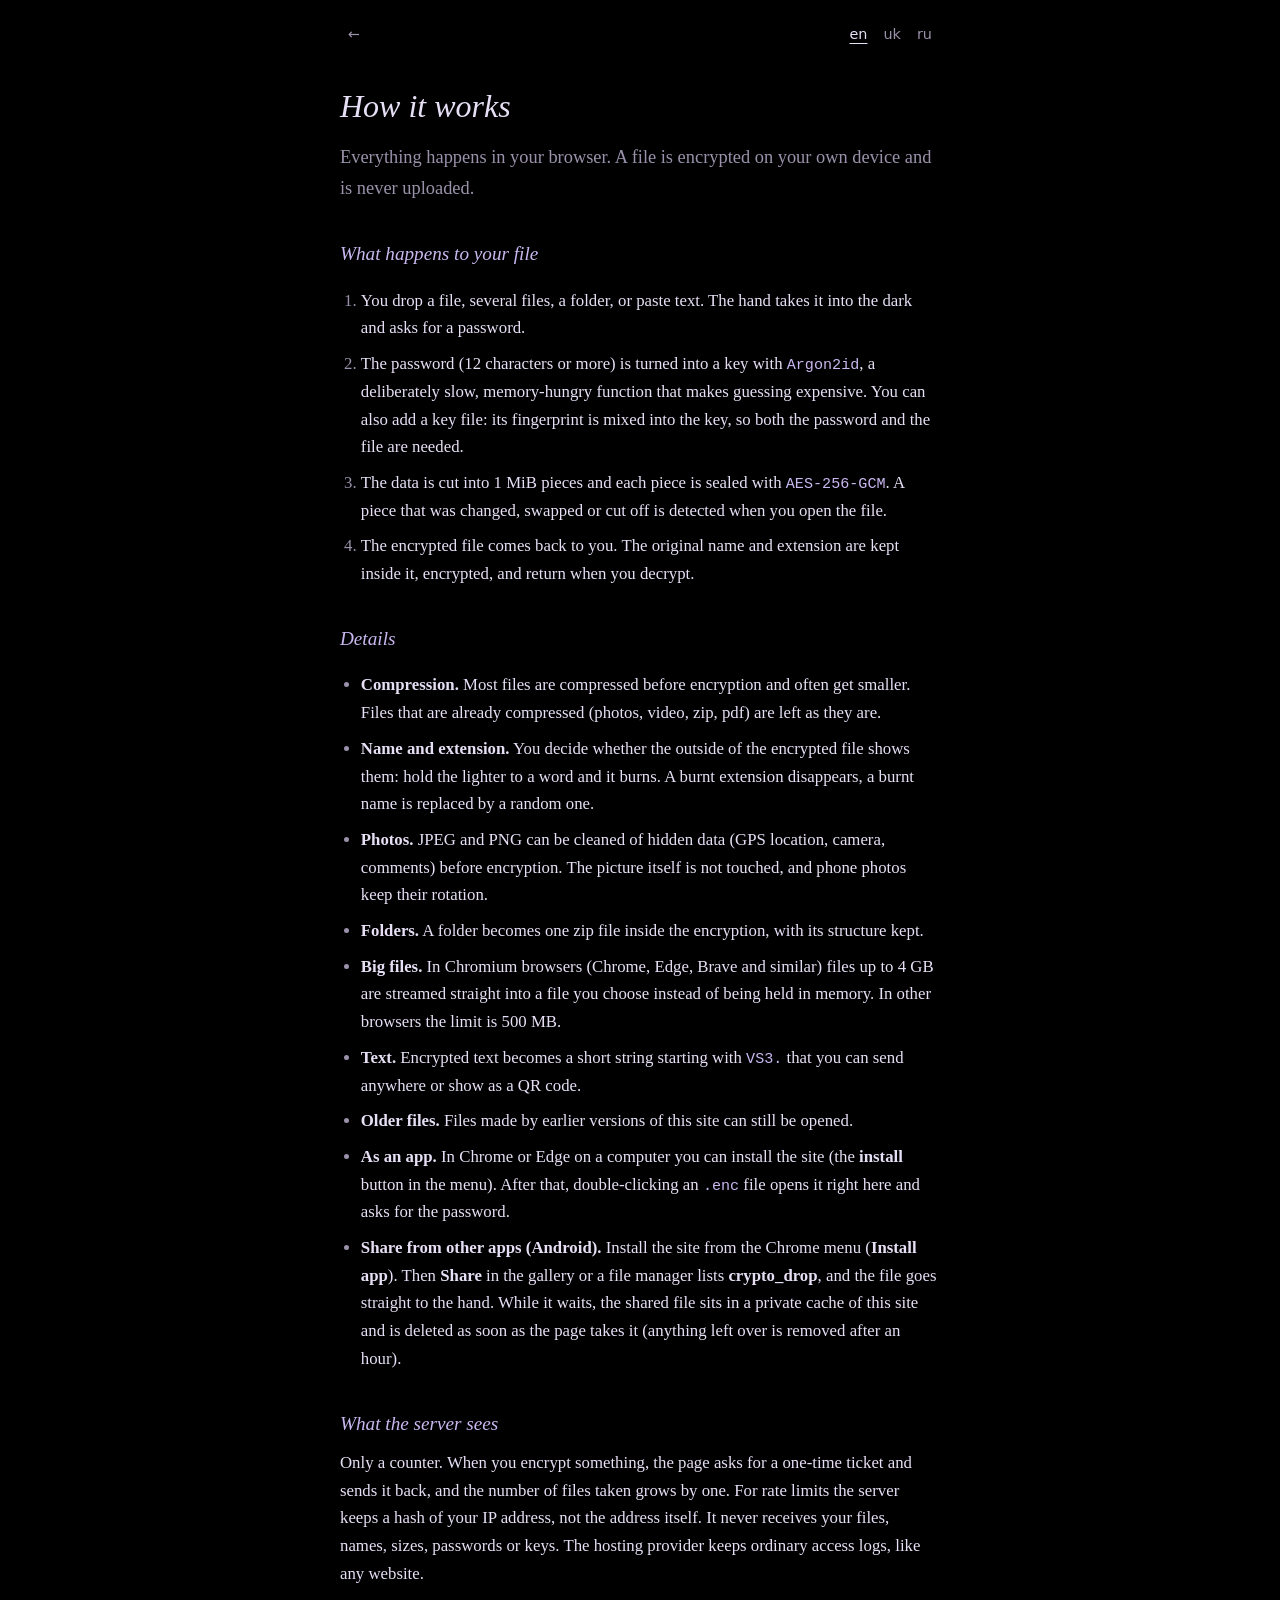
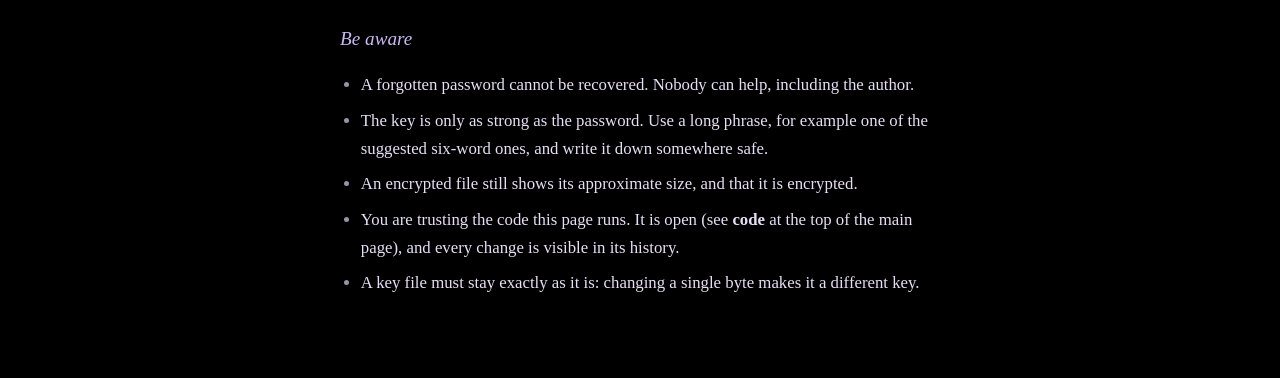
<file: how.html>
<!doctype html>
<html lang="en">
<head>
<meta charset="utf-8">
<meta name="viewport" content="width=device-width, initial-scale=1, viewport-fit=cover">
<meta name="color-scheme" content="dark">
<meta name="theme-color" content="#000000">
<title>How it works</title>
<link rel="icon" href="assets/icon-192.png">
<link rel="stylesheet" href="how.css">
<script src="how.js" defer></script>
</head>
<body>
<main>
<div class="bar">
  <a href="./">&larr;</a>
  <span><button type="button" data-l="en" aria-pressed="true">en</button><button type="button" data-l="uk" aria-pressed="false">uk</button><button type="button" data-l="ru" aria-pressed="false">ru</button></span>
</div>

<article data-lang="en">
<h1>How it works</h1>
<p class="lead">Everything happens in your browser. A file is encrypted on your own device and is never uploaded.</p>

<h2>What happens to your file</h2>
<ol>
<li>You drop a file, several files, a folder, or paste text. The hand takes it into the dark and asks for a password.</li>
<li>The password (12 characters or more) is turned into a key with <code>Argon2id</code>, a deliberately slow, memory-hungry function that makes guessing expensive. You can also add a key file: its fingerprint is mixed into the key, so both the password and the file are needed.</li>
<li>The data is cut into 1 MiB pieces and each piece is sealed with <code>AES-256-GCM</code>. A piece that was changed, swapped or cut off is detected when you open the file.</li>
<li>The encrypted file comes back to you. The original name and extension are kept inside it, encrypted, and return when you decrypt.</li>
</ol>

<h2>Details</h2>
<ul>
<li><b>Compression.</b> Most files are compressed before encryption and often get smaller. Files that are already compressed (photos, video, zip, pdf) are left as they are.</li>
<li><b>Name and extension.</b> You decide whether the outside of the encrypted file shows them: hold the lighter to a word and it burns. A burnt extension disappears, a burnt name is replaced by a random one.</li>
<li><b>Photos.</b> JPEG and PNG can be cleaned of hidden data (GPS location, camera, comments) before encryption. The picture itself is not touched, and phone photos keep their rotation.</li>
<li><b>Folders.</b> A folder becomes one zip file inside the encryption, with its structure kept.</li>
<li><b>Big files.</b> In Chromium browsers (Chrome, Edge, Brave and similar) files up to 4 GB are streamed straight into a file you choose instead of being held in memory. In other browsers the limit is 500 MB.</li>
<li><b>Text.</b> Encrypted text becomes a short string starting with <code>VS3.</code> that you can send anywhere or show as a QR code.</li>
<li><b>Older files.</b> Files made by earlier versions of this site can still be opened.</li>
<li><b>As an app.</b> In Chrome or Edge on a computer you can install the site (the <b>install</b> button in the menu). After that, double-clicking an <code>.enc</code> file opens it right here and asks for the password.</li>
<li><b>Share from other apps (Android).</b> Install the site from the Chrome menu (<b>Install app</b>). Then <b>Share</b> in the gallery or a file manager lists <b>crypto_drop</b>, and the file goes straight to the hand. While it waits, the shared file sits in a private cache of this site and is deleted as soon as the page takes it (anything left over is removed after an hour).</li>
</ul>

<h2>What the server sees</h2>
<p>Only a counter. When you encrypt something, the page asks for a one-time ticket and sends it back, and the number of files taken grows by one. For rate limits the server keeps a hash of your IP address, not the address itself. It never receives your files, names, sizes, passwords or keys. The hosting provider keeps ordinary access logs, like any website.</p>

<h2>Be aware</h2>
<ul>
<li>A forgotten password cannot be recovered. Nobody can help, including the author.</li>
<li>The key is only as strong as the password. Use a long phrase, for example one of the suggested six-word ones, and write it down somewhere safe.</li>
<li>An encrypted file still shows its approximate size, and that it is encrypted.</li>
<li>You are trusting the code this page runs. It is open (see <b>code</b> at the top of the main page), and every change is visible in its history.</li>
<li>A key file must stay exactly as it is: changing a single byte makes it a different key.</li>
</ul>
</article>

<article data-lang="uk" hidden>
<h1>Як це працює</h1>
<p class="lead">Усе відбувається у твоєму браузері. Файл шифрується на твоєму пристрої й нікуди не завантажується.</p>

<h2>Що відбувається з файлом</h2>
<ol>
<li>Ти кидаєш файл, кілька файлів, теку або вставляєш текст. Рука забирає це в темряву й питає пароль.</li>
<li>Пароль (від 12 символів) перетворюється на ключ через <code>Argon2id</code>: це навмисно повільна функція, що вимагає багато пам’яті, тому підбір пароля коштує дорого. Можна додати й файл-ключ: його відбиток підмішується до ключа, тож потрібні і пароль, і файл.</li>
<li>Дані ріжуться на шматки по 1 МіБ, і кожен шматок запечатується через <code>AES-256-GCM</code>. Змінений, переставлений чи обрізаний шматок виявляється, коли відкриваєш файл.</li>
<li>Ти отримуєш зашифрований файл. Початкове ім’я та розширення зберігаються всередині, у зашифрованому вигляді, і повертаються під час розшифрування.</li>
</ol>

<h2>Подробиці</h2>
<ul>
<li><b>Стиснення.</b> Більшість файлів стискаються перед шифруванням і часто стають меншими. Файли, які вже стиснуті (фото, відео, zip, pdf), лишаються як є.</li>
<li><b>Ім’я та розширення.</b> Ти вирішуєш, чи показувати їх ззовні зашифрованого файлу: піднеси запальничку до слова, і воно згорить. Згорілого розширення не стане, а згоріла назва замінюється випадковою.</li>
<li><b>Фото.</b> З JPEG і PNG перед шифруванням можна прибрати приховані дані (геолокацію, камеру, коментарі). Саме зображення не змінюється, а фото з телефона зберігають поворот.</li>
<li><b>Теки.</b> Тека стає одним zip-файлом усередині шифрування, зі збереженою структурою.</li>
<li><b>Великі файли.</b> У браузерах на Chromium (Chrome, Edge, Brave тощо) файли до 4 ГБ записуються потоком одразу у вибраний тобою файл, а не тримаються в пам’яті. В інших браузерах ліміт 500 МБ.</li>
<li><b>Текст.</b> Зашифрований текст стає коротким рядком, що починається з <code>VS3.</code>; його можна надіслати куди завгодно або показати як QR-код.</li>
<li><b>Старі файли.</b> Файли, зроблені попередніми версіями сайту, і далі відкриваються.</li>
<li><b>Як застосунок.</b> У Chrome або Edge на комп’ютері сайт можна встановити (кнопка <b>встановити</b> в меню). Після цього подвійний клік по файлу <code>.enc</code> відкриває його тут і питає пароль.</li>
<li><b>Поділитись з інших застосунків (Android).</b> Встанови сайт із меню Chrome (<b>Установити застосунок</b>). Тоді «Поділитись» у галереї чи файловому менеджері показує <b>crypto_drop</b>, і файл одразу потрапляє до руки. Поки файл чекає, він лежить у приватному кеші цього сайту й видаляється, щойно сторінка його забере (усе, що залишилось, прибирається за годину).</li>
</ul>

<h2>Що бачить сервер</h2>
<p>Лише лічильник. Коли ти щось шифруєш, сторінка просить одноразовий квиток і надсилає його назад, а число забраних файлів збільшується на одиницю. Для обмежень частоти сервер зберігає хеш твоєї IP-адреси, а не саму адресу. Файли, імена, розміри, паролі й ключі до нього не потрапляють. Хостинг-провайдер веде звичайні журнали доступу, як і будь-який сайт.</p>

<h2>Варто знати</h2>
<ul>
<li>Забутий пароль відновити неможливо. Ніхто не допоможе, і автор теж.</li>
<li>Ключ настільки сильний, наскільки сильний пароль. Бери довгу фразу, наприклад одну з запропонованих із шести слів, і запиши її в надійному місці.</li>
<li>Зашифрований файл усе одно показує свій приблизний розмір і те, що він зашифрований.</li>
<li>Ти довіряєш коду, який виконує ця сторінка. Він відкритий (дивись <b>код</b> угорі на головній сторінці), і кожна зміна видна в його історії.</li>
<li>Файл-ключ має лишатися точно таким, яким був: зміна навіть одного байта робить його іншим ключем.</li>
</ul>
</article>

<article data-lang="ru" hidden>
<h1>Как это работает</h1>
<p class="lead">Всё происходит в твоём браузере. Файл шифруется на твоём устройстве и никуда не загружается.</p>

<h2>Что происходит с файлом</h2>
<ol>
<li>Ты бросаешь файл, несколько файлов, папку или вставляешь текст. Рука забирает это в темноту и спрашивает пароль.</li>
<li>Пароль (от 12 символов) превращается в ключ через <code>Argon2id</code>: это намеренно медленная функция, которой нужно много памяти, поэтому подбор пароля обходится дорого. Можно добавить и файл-ключ: его отпечаток подмешивается к ключу, так что нужны и пароль, и файл.</li>
<li>Данные режутся на куски по 1 МиБ, и каждый кусок запечатывается через <code>AES-256-GCM</code>. Изменённый, переставленный или обрезанный кусок обнаруживается, когда открываешь файл.</li>
<li>Ты получаешь зашифрованный файл. Исходное имя и расширение хранятся внутри, в зашифрованном виде, и возвращаются при расшифровке.</li>
</ol>

<h2>Подробности</h2>
<ul>
<li><b>Сжатие.</b> Большинство файлов сжимается перед шифрованием и часто становится меньше. Уже сжатые файлы (фото, видео, zip, pdf) остаются как есть.</li>
<li><b>Имя и расширение.</b> Ты решаешь, показывать ли их снаружи зашифрованного файла: поднеси зажигалку к слову, и оно сгорит. Сгоревшее расширение исчезает, а сгоревшее имя заменяется случайным.</li>
<li><b>Фото.</b> Из JPEG и PNG перед шифрованием можно убрать скрытые данные (геолокацию, камеру, комментарии). Само изображение не меняется, а фото с телефона сохраняют поворот.</li>
<li><b>Папки.</b> Папка становится одним zip-файлом внутри шифрования, со своей структурой.</li>
<li><b>Большие файлы.</b> В браузерах на Chromium (Chrome, Edge, Brave и подобные) файлы до 4 ГБ записываются потоком сразу в выбранный тобой файл, а не держатся в памяти. В других браузерах предел 500 МБ.</li>
<li><b>Текст.</b> Зашифрованный текст становится короткой строкой, которая начинается с <code>VS3.</code>; её можно отправить куда угодно или показать как QR-код.</li>
<li><b>Как приложение.</b> В Chrome или Edge на компьютере сайт можно установить (кнопка <b>установить</b> в меню). После этого двойной щелчок по файлу <code>.enc</code> открывает его здесь и спрашивает пароль.</li>
<li><b>Поделиться из других приложений (Android).</b> Установи сайт из меню Chrome (<b>Установить приложение</b>). Тогда «Поделиться» в галерее или файловом менеджере показывает <b>crypto_drop</b>, и файл сразу попадает к руке. Пока файл ждёт, он лежит в приватном кэше этого сайта и удаляется, как только страница его заберёт (всё, что осталось, убирается через час).</li>
</ul>

<h2>Что видит сервер</h2>
<p>Только счётчик. Когда ты что-то шифруешь, страница просит одноразовый билет и отправляет его обратно, а число забранных файлов растёт на единицу. Для ограничений частоты сервер хранит хеш твоего IP-адреса, а не сам адрес. Файлы, имена, размеры, пароли и ключи к нему не попадают. Хостинг-провайдер ведёт обычные журналы доступа, как любой сайт.</p>

<h2>Что стоит знать</h2>
<ul>
<li>Забытый пароль восстановить нельзя. Никто не поможет, и автор тоже.</li>
<li>Ключ настолько силён, насколько силён пароль. Бери длинную фразу, например одну из предложенных из шести слов, и запиши её в надёжном месте.</li>
<li>Зашифрованный файл всё равно показывает свой примерный размер и то, что он зашифрован.</li>
<li>Ты доверяешь коду, который выполняет эта страница. Он открыт (смотри <b>код</b> вверху главной страницы), и каждое изменение видно в его истории.</li>
<li>Файл-ключ должен оставаться точно таким, каким был: изменение даже одного байта делает его другим ключом.</li>
</ul>
</article>
</main>
</body>
</html>
</file>
<file: how.css>
:root{--ink:#e7dff5;--dim:#9a91aa;--line:#3d3748;--accent:#c9b8f0}
*{box-sizing:border-box}
html{background:#000}
body{margin:0;color:var(--ink);background:#000;font:1.05rem/1.65 Georgia,"Times New Roman",serif}
main{max-width:40rem;margin:0 auto;padding:max(1.2rem,env(safe-area-inset-top)) 1.25rem 4rem}
.bar{display:flex;justify-content:space-between;align-items:center;font:normal .9rem system-ui,sans-serif;margin-bottom:2rem}
.bar a,.bar button{color:var(--dim);background:none;border:0;padding:.4rem .5rem;font:inherit;cursor:pointer;text-decoration:none}
.bar a:hover,.bar button:hover{color:var(--ink)}
.bar button[aria-pressed=true]{color:var(--ink);text-decoration:underline;text-underline-offset:.25em}
.bar a:focus-visible,.bar button:focus-visible{outline:2px solid var(--ink)}
h1{font-size:2rem;font-weight:normal;font-style:italic;margin:0 0 .6rem}
h2{font-size:1.2rem;font-weight:normal;font-style:italic;margin:2.2rem 0 .6rem;color:var(--accent)}
p,li{margin:.5rem 0}
.lead{color:var(--dim);font-size:1.15rem}
ol,ul{padding-left:1.3rem}
li::marker{color:var(--dim)}
code{font:normal .9em ui-monospace,Menlo,Consolas,monospace;color:var(--accent)}
a.link{color:var(--accent)}
article[hidden]{display:none}
</file>
